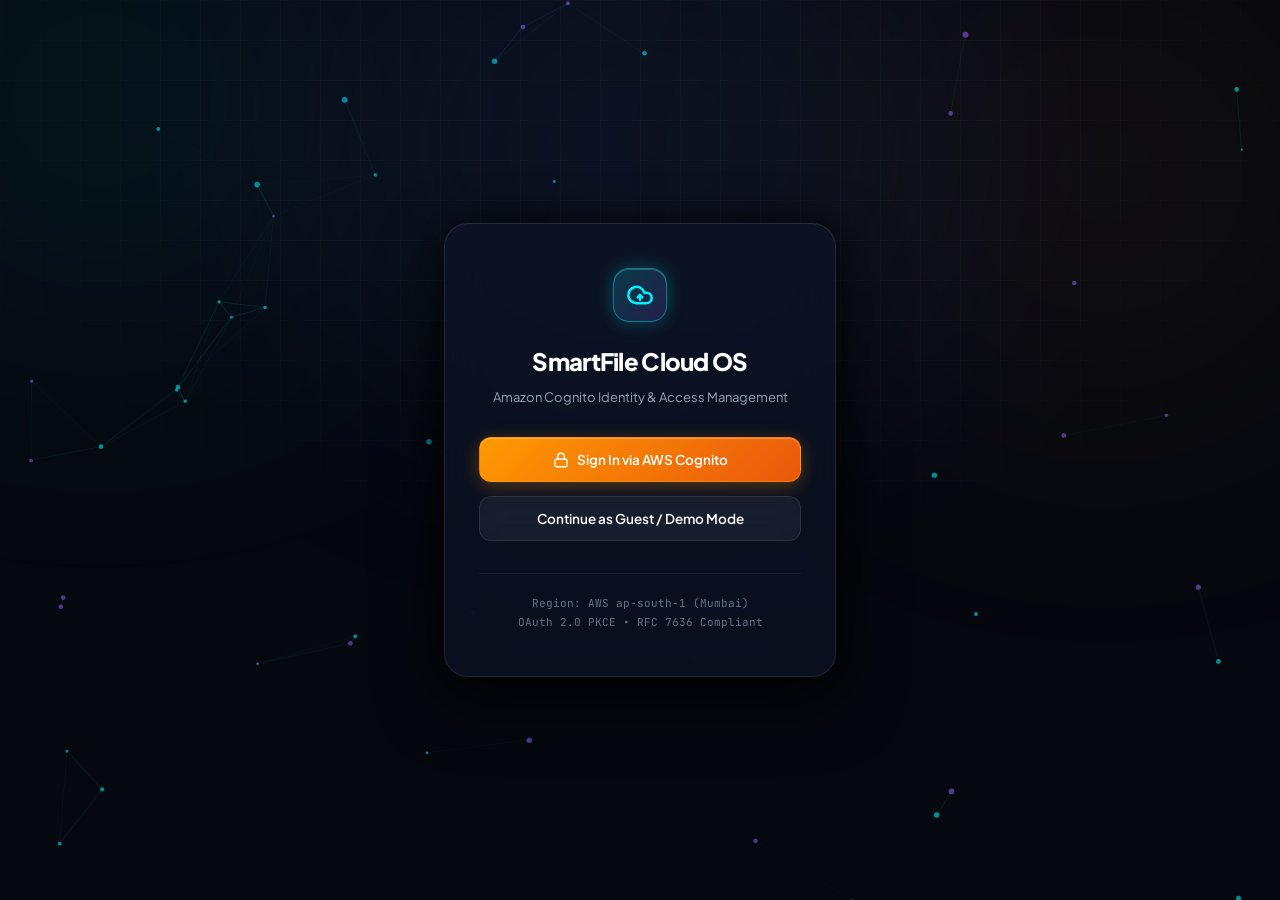
<file: login.html>
<!DOCTYPE html>
<html lang="en">
<head>
    <meta charset="UTF-8">
    <meta name="viewport" content="width=device-width, initial-scale=1.0">
    <title>Sign In — SmartFile Cloud OS</title>
    <link rel="stylesheet" href="css/main.css">
    <link rel="icon" href="data:image/svg+xml,<svg xmlns='http://www.w3.org/2000/svg' viewBox='0 0 24 24' fill='%2300f2fe'><path d='M20 6h-8l-2-2H4c-1.1 0-1.99.9-1.99 2L2 18c0 1.1.9 2 2 2h16c1.1 0 2-.9 2-2V8c0-1.1-.9-2-2-2zm0 12H4V8h16v10z'/></svg>">
</head>
<body style="display: flex; align-items: center; justify-content: center; min-height: 100vh;">

    <div class="cyber-grid-overlay"></div>
    <canvas id="bg-canvas"></canvas>
    <div class="ambient-glow glow-hero-center"></div>
    <div class="ambient-glow glow-top-left"></div>
    <div class="ambient-glow glow-top-right"></div>

    <div style="position: relative; z-index: 1; width: 100%; max-width: 440px; padding: 24px;">
        <div style="background: var(--glass-card); border: 1px solid var(--border-glass); border-radius: 24px; padding: 44px 34px; backdrop-filter: blur(24px); box-shadow: var(--shadow-lg), 0 0 40px rgba(0,0,0,0.6); text-align: center;">
            
            <div class="brand-emblem" style="width: 54px; height: 54px; margin: 0 auto 20px; border-radius: 16px;">
                <svg width="28" height="28" viewBox="0 0 24 24" fill="none" stroke="currentColor" stroke-width="2.2" stroke-linecap="round" stroke-linejoin="round">
                    <path d="M17.5 19H9a7 7 0 1 1 6.71-9h1.79a4.5 4.5 0 1 1 0 9Z"/>
                    <polyline points="12 12 12 16"/>
                    <polyline points="10 14 12 12 14 14"/>
                </svg>
            </div>

            <h2 style="font-size: 24px; font-weight: 800; color: var(--text-primary); letter-spacing: -0.03em; margin-bottom: 6px;">SmartFile Cloud OS</h2>
            <p style="font-size: 13px; color: var(--text-secondary); margin-bottom: 30px;">Amazon Cognito Identity & Access Management</p>

            <div style="display: flex; flex-direction: column; gap: 14px;">
                <button class="btn btn-aws" id="btn-login" style="width: 100%; padding: 13px;">
                    <svg width="16" height="16" viewBox="0 0 24 24" fill="none" stroke="currentColor" stroke-width="2.2">
                        <rect width="18" height="11" x="3" y="11" rx="2" ry="2"/>
                        <path d="M7 11V7a5 5 0 0 1 10 0v4"/>
                    </svg>
                    <span>Sign In via AWS Cognito</span>
                </button>
                <button class="btn btn-secondary" onclick="window.location.href='index.html'" style="width: 100%; padding: 13px;">
                    <span>Continue as Guest / Demo Mode</span>
                </button>
            </div>

            <div style="margin-top: 32px; font-size: 11px; color: var(--text-muted); font-family: var(--font-mono); line-height: 1.7; border-top: 1px solid var(--border-subtle); padding-top: 20px;">
                Region: AWS ap-south-1 (Mumbai)<br>
                OAuth 2.0 PKCE • RFC 7636 Compliant
            </div>
        </div>
    </div>

    <script src="js/particle-background.js"></script>
    <script src="js/telemetry-console.js"></script>
    <script src="js/pipeline-visualizer.js"></script>
    <script src="js/aws-service.js"></script>
    <script>
        document.getElementById('btn-login').addEventListener('click', () => {
            window.aws.initiateCognitoLogin();
        });
    </script>
</body>
</html>
</file>
<file: css/main.css>
/* ==============================================================================
   SMARTFILE CLOUD OS — AWWWARDS-LEVEL DESIGN SYSTEM & STYLESHEET
   Style: Obsidian Cyber-Glass / Atmospheric Spotlights / Precision Cloud HUD
   ============================================================================== */

@import url('https://fonts.googleapis.com/css2?family=JetBrains+Mono:wght@400;500;600;700&family=Plus+Jakarta+Sans:wght@300;400;500;600;700;800&display=swap');

:root {
    /* Core Obsidian Palette */
    --bg-base: #06080F;
    --bg-surface-1: #0A0F1D;
    --bg-surface-2: #0F172A;
    --bg-surface-3: #162038;
    
    /* Frosted Glass Layers */
    --glass-navbar: rgba(9, 14, 28, 0.78);
    --glass-card: rgba(13, 20, 39, 0.65);
    --glass-card-hover: rgba(19, 29, 56, 0.85);
    --glass-elevated: rgba(17, 26, 52, 0.9);

    /* Precision Borders */
    --border-subtle: rgba(255, 255, 255, 0.06);
    --border-glass: rgba(255, 255, 255, 0.1);
    --border-highlight: rgba(255, 255, 255, 0.2);
    --border-cyan-glow: rgba(0, 242, 254, 0.45);
    --border-aws-glow: rgba(255, 153, 0, 0.45);

    /* Text Hierarchy */
    --text-primary: #FFFFFF;
    --text-secondary: #94A3B8;
    --text-muted: #64748B;
    --text-dim: #475569;

    /* Signature AWS & Cyber Brand Accents */
    --aws-orange: #FF9900;
    --aws-orange-light: #FFB84D;
    --aws-orange-glow: rgba(255, 153, 0, 0.35);
    
    --cyan-neon: #00F2FE;
    --cyan-glow: rgba(0, 242, 254, 0.35);
    
    --violet-cyber: #8B5CF6;
    --violet-glow: rgba(139, 92, 246, 0.35);
    
    --emerald-success: #10B981;
    --emerald-glow: rgba(16, 185, 129, 0.35);
    
    --rose-danger: #F43F5E;
    --blue-accent: #38BDF8;

    /* Gradients */
    --grad-text-metallic: linear-gradient(180deg, #FFFFFF 0%, #E2E8F0 55%, #94A3B8 100%);
    --grad-text-cyan: linear-gradient(135deg, #00F2FE 0%, #38BDF8 60%, #818CF8 100%);
    --grad-text-aws: linear-gradient(135deg, #FFB84D 0%, #FF9900 50%, #FF6600 100%);
    --grad-btn-primary: linear-gradient(135deg, #00F2FE 0%, #0284C7 100%);
    --grad-btn-aws: linear-gradient(135deg, #FF9900 0%, #EA580C 100%);
    --grad-card-glow: linear-gradient(180deg, rgba(255, 255, 255, 0.05) 0%, rgba(255, 255, 255, 0.01) 100%);

    /* Typography */
    --font-sans: 'Plus Jakarta Sans', -apple-system, BlinkMacSystemFont, sans-serif;
    --font-mono: 'JetBrains Mono', monospace;

    /* Shadows */
    --shadow-sm: 0 4px 16px rgba(0, 0, 0, 0.3);
    --shadow-md: 0 12px 36px rgba(0, 0, 0, 0.45);
    --shadow-lg: 0 24px 64px rgba(0, 0, 0, 0.6);
    --shadow-neon-cyan: 0 0 30px rgba(0, 242, 254, 0.25);
    --shadow-neon-aws: 0 0 30px rgba(255, 153, 0, 0.25);

    /* Animation */
    --ease-out-expo: cubic-bezier(0.16, 1, 0.3, 1);
    --transition-fast: 0.18s var(--ease-out-expo);
    --transition-smooth: 0.32s var(--ease-out-expo);
}

/* ==============================================================================
   RESET & FOUNDATION
   ============================================================================== */
*, *::before, *::after {
    margin: 0;
    padding: 0;
    box-sizing: border-box;
}

html {
    scroll-behavior: smooth;
    color-scheme: dark;
}

body {
    background-color: var(--bg-base);
    color: var(--text-primary);
    font-family: var(--font-sans);
    line-height: 1.6;
    min-height: 100vh;
    overflow-x: hidden;
    position: relative;
    -webkit-font-smoothing: antialiased;
    -moz-osx-font-smoothing: grayscale;
}

/* Cyber Matrix Background Grid */
.cyber-grid-overlay {
    position: fixed;
    top: 0;
    left: 0;
    width: 100%;
    height: 100%;
    background-image: 
        linear-gradient(to right, rgba(255, 255, 255, 0.025) 1px, transparent 1px),
        linear-gradient(to bottom, rgba(255, 255, 255, 0.025) 1px, transparent 1px);
    background-size: 40px 40px;
    mask-image: radial-gradient(ellipse 80% 60% at 50% 15%, #000 35%, transparent 85%);
    -webkit-mask-image: radial-gradient(ellipse 80% 60% at 50% 15%, #000 35%, transparent 85%);
    pointer-events: none;
    z-index: 0;
}

/* Canvas Particle Constellation */
#bg-canvas {
    position: fixed;
    top: 0;
    left: 0;
    width: 100%;
    height: 100%;
    pointer-events: none;
    z-index: 0;
    opacity: 0.8;
}

/* Atmospheric Radiant Spotlights */
.ambient-glow {
    position: fixed;
    border-radius: 50%;
    filter: blur(140px);
    pointer-events: none;
    z-index: 0;
}

.glow-hero-center {
    top: -120px;
    left: 50%;
    transform: translateX(-50%);
    width: 780px;
    height: 520px;
    background: radial-gradient(ellipse at center, rgba(0, 242, 254, 0.14) 0%, rgba(139, 92, 246, 0.12) 50%, transparent 75%);
    opacity: 0.9;
}

.glow-top-left {
    top: -150px;
    left: -150px;
    width: 500px;
    height: 500px;
    background: radial-gradient(circle, rgba(0, 242, 254, 0.18), transparent 70%);
}

.glow-top-right {
    top: -100px;
    right: -100px;
    width: 550px;
    height: 550px;
    background: radial-gradient(circle, rgba(255, 153, 0, 0.12), transparent 70%);
}

.glow-bottom-center {
    bottom: -220px;
    left: 35%;
    width: 600px;
    height: 600px;
    background: radial-gradient(circle, rgba(139, 92, 246, 0.12), transparent 70%);
}

/* Master Layout Container */
.app-container {
    position: relative;
    z-index: 1;
    max-width: 1380px;
    margin: 0 auto;
    padding: 0 28px 90px;
}

/* ==============================================================================
   PRECISION FLOATING NAVBAR (AWWWARDS GRADE)
   ============================================================================== */
.navbar-wrapper {
    position: sticky;
    top: 20px;
    z-index: 100;
    margin-bottom: 40px;
}

.app-header {
    display: flex;
    align-items: center;
    justify-content: space-between;
    padding: 12px 20px;
    background: var(--glass-navbar);
    backdrop-filter: blur(24px) saturate(180%);
    -webkit-backdrop-filter: blur(24px) saturate(180%);
    border: 1px solid var(--border-glass);
    border-radius: 20px;
    box-shadow: 0 10px 40px rgba(0, 0, 0, 0.4), inset 0 1px 0 rgba(255, 255, 255, 0.1);
    transition: var(--transition-smooth);
    gap: 16px;
}

/* Brand Section */
.brand-section {
    display: flex;
    align-items: center;
    gap: 12px;
    flex-shrink: 0;
    text-decoration: none;
}

.brand-emblem {
    width: 40px;
    height: 40px;
    border-radius: 12px;
    background: linear-gradient(135deg, rgba(0, 242, 254, 0.18), rgba(139, 92, 246, 0.18));
    border: 1px solid rgba(0, 242, 254, 0.4);
    display: flex;
    align-items: center;
    justify-content: center;
    color: var(--cyan-neon);
    box-shadow: 0 0 18px rgba(0, 242, 254, 0.25), inset 0 1px 0 rgba(255, 255, 255, 0.2);
    transition: var(--transition-smooth);
}

.brand-section:hover .brand-emblem {
    transform: scale(1.05);
    border-color: var(--cyan-neon);
    box-shadow: 0 0 24px rgba(0, 242, 254, 0.4);
}

.brand-text-block {
    display: flex;
    align-items: center;
    gap: 8px;
}

.brand-name {
    font-size: 17px;
    font-weight: 700;
    letter-spacing: -0.025em;
    color: var(--text-primary);
}

.brand-badge {
    font-size: 10px;
    font-weight: 700;
    letter-spacing: 0.05em;
    padding: 2px 7px;
    background: rgba(255, 153, 0, 0.12);
    color: var(--aws-orange);
    border: 1px solid rgba(255, 153, 0, 0.3);
    border-radius: 6px;
    text-transform: uppercase;
}

/* Nav Links Island (Center) */
.nav-island {
    display: flex;
    align-items: center;
    gap: 4px;
    background: rgba(255, 255, 255, 0.03);
    border: 1px solid rgba(255, 255, 255, 0.06);
    border-radius: 100px;
    padding: 4px 6px;
}

.nav-item {
    color: var(--text-secondary);
    text-decoration: none;
    font-size: 13px;
    font-weight: 500;
    letter-spacing: -0.01em;
    padding: 6px 14px;
    border-radius: 100px;
    transition: var(--transition-fast);
    white-space: nowrap;
}

.nav-item:hover {
    color: var(--text-primary);
    background: rgba(255, 255, 255, 0.06);
}

.nav-item.active {
    color: #FFFFFF;
    background: rgba(255, 255, 255, 0.1);
    box-shadow: inset 0 1px 0 rgba(255, 255, 255, 0.15);
}

/* Header Action Controls (Right) */
.header-actions {
    display: flex;
    align-items: center;
    gap: 10px;
    flex-shrink: 0;
}

/* Live Cloud Pill */
.live-cloud-pill {
    display: inline-flex;
    align-items: center;
    gap: 8px;
    padding: 6px 12px;
    background: rgba(16, 185, 129, 0.08);
    border: 1px solid rgba(16, 185, 129, 0.25);
    border-radius: 100px;
    font-size: 12px;
    font-family: var(--font-mono);
    color: #A7F3D0;
    white-space: nowrap;
}

.pulsing-dot {
    width: 7px;
    height: 7px;
    background-color: var(--emerald-success);
    border-radius: 50%;
    box-shadow: 0 0 8px var(--emerald-success);
    position: relative;
}

.pulsing-dot::after {
    content: '';
    position: absolute;
    top: -3px;
    left: -3px;
    width: 13px;
    height: 13px;
    border-radius: 50%;
    border: 1.5px solid var(--emerald-success);
    opacity: 0.8;
    animation: radarPulse 2s ease-out infinite;
}

@keyframes radarPulse {
    0% { transform: scale(0.6); opacity: 1; }
    100% { transform: scale(2.2); opacity: 0; }
}

/* User Profile Badge (Authenticated) */
.user-profile-badge {
    display: none;
    align-items: center;
    gap: 8px;
    padding: 5px 12px;
    background: rgba(16, 185, 129, 0.1);
    border: 1px solid rgba(16, 185, 129, 0.3);
    border-radius: 100px;
    font-size: 12px;
    color: #A7F3D0;
    white-space: nowrap;
}

.user-avatar-circle {
    width: 20px;
    height: 20px;
    background: var(--emerald-success);
    color: #064E3B;
    border-radius: 50%;
    display: flex;
    align-items: center;
    justify-content: center;
    font-size: 10px;
    font-weight: 700;
}

/* ==============================================================================
   BUTTON DESIGN SYSTEM
   ============================================================================== */
.btn {
    display: inline-flex;
    align-items: center;
    justify-content: center;
    gap: 8px;
    padding: 9px 18px;
    font-size: 13.5px;
    font-weight: 600;
    font-family: var(--font-sans);
    border-radius: 12px;
    border: 1px solid transparent;
    cursor: pointer;
    text-decoration: none;
    white-space: nowrap;
    transition: var(--transition-smooth);
    user-select: none;
}

.btn-primary {
    background: var(--grad-btn-primary);
    color: #041226;
    border-color: rgba(0, 242, 254, 0.4);
    box-shadow: 0 4px 20px rgba(0, 242, 254, 0.3), inset 0 1px 0 rgba(255, 255, 255, 0.35);
}

.btn-primary:hover:not(:disabled) {
    transform: translateY(-2px);
    box-shadow: 0 8px 30px rgba(0, 242, 254, 0.5), inset 0 1px 0 rgba(255, 255, 255, 0.5);
    filter: brightness(1.08);
}

.btn-aws {
    background: var(--grad-btn-aws);
    color: #FFFFFF;
    border-color: rgba(255, 153, 0, 0.4);
    box-shadow: 0 4px 18px rgba(255, 153, 0, 0.3), inset 0 1px 0 rgba(255, 255, 255, 0.3);
}

.btn-aws:hover:not(:disabled) {
    transform: translateY(-2px);
    box-shadow: 0 8px 26px rgba(255, 153, 0, 0.45);
    filter: brightness(1.08);
}

.btn-secondary {
    background: rgba(255, 255, 255, 0.05);
    color: var(--text-primary);
    border: 1px solid var(--border-glass);
    backdrop-filter: blur(12px);
}

.btn-secondary:hover:not(:disabled) {
    background: rgba(255, 255, 255, 0.1);
    border-color: var(--border-highlight);
    transform: translateY(-2px);
}

.btn-icon-only {
    padding: 8px;
    width: 38px;
    height: 38px;
    border-radius: 10px;
    background: rgba(255, 255, 255, 0.05);
    border: 1px solid var(--border-glass);
    color: var(--text-secondary);
}

.btn-icon-only:hover {
    color: var(--text-primary);
    background: rgba(255, 255, 255, 0.12);
    border-color: var(--border-highlight);
}

.btn-sm {
    padding: 7px 14px;
    font-size: 12.5px;
    border-radius: 10px;
}

.btn:disabled {
    opacity: 0.45;
    cursor: not-allowed;
    transform: none !important;
}

/* ==============================================================================
   HERO SECTION (CINEMATIC & ULTRA-PRECISE)
   ============================================================================== */
.hero-section {
    text-align: center;
    padding: 40px 20px 50px;
    position: relative;
}

.hero-pill-badge {
    display: inline-flex;
    align-items: center;
    gap: 8px;
    padding: 6px 16px;
    background: rgba(255, 255, 255, 0.03);
    border: 1px solid rgba(255, 255, 255, 0.12);
    border-radius: 100px;
    font-size: 12.5px;
    font-weight: 500;
    color: #E2E8F0;
    margin-bottom: 28px;
    box-shadow: 0 0 24px rgba(0, 0, 0, 0.4), inset 0 1px 0 rgba(255, 255, 255, 0.1);
    backdrop-filter: blur(14px);
    transition: var(--transition-smooth);
}

.hero-pill-badge:hover {
    border-color: rgba(0, 242, 254, 0.4);
    box-shadow: 0 0 30px rgba(0, 242, 254, 0.2);
    transform: translateY(-1px);
}

.hero-pill-dot {
    width: 6px;
    height: 6px;
    border-radius: 50%;
    background: var(--cyan-neon);
    box-shadow: 0 0 8px var(--cyan-neon);
}

.hero-title {
    font-size: clamp(38px, 5.8vw, 68px);
    font-weight: 800;
    line-height: 1.1;
    letter-spacing: -0.04em;
    color: #FFFFFF;
    margin-bottom: 22px;
}

.gradient-text-metallic {
    background: var(--grad-text-metallic);
    -webkit-background-clip: text;
    -webkit-text-fill-color: transparent;
}

.gradient-text-cyan {
    background: var(--grad-text-cyan);
    -webkit-background-clip: text;
    -webkit-text-fill-color: transparent;
}

.gradient-text-aws {
    background: var(--grad-text-aws);
    -webkit-background-clip: text;
    -webkit-text-fill-color: transparent;
}

.hero-subtitle {
    font-size: clamp(16px, 1.8vw, 19px);
    color: var(--text-secondary);
    max-width: 740px;
    margin: 0 auto 36px;
    line-height: 1.7;
    font-weight: 400;
}

.hero-subtitle strong {
    color: #E2E8F0;
    font-weight: 600;
}

.hero-actions {
    display: flex;
    justify-content: center;
    align-items: center;
    gap: 14px;
    flex-wrap: wrap;
    margin-bottom: 50px;
}

/* High-Tech Metrics Ribbon */
.metrics-ribbon {
    display: grid;
    grid-template-columns: repeat(4, 1fr);
    gap: 16px;
    max-width: 1040px;
    margin: 0 auto;
}

.metric-card {
    background: var(--glass-card);
    border: 1px solid var(--border-glass);
    border-radius: 18px;
    padding: 22px 20px;
    text-align: center;
    backdrop-filter: blur(16px);
    position: relative;
    overflow: hidden;
    transition: var(--transition-smooth);
}

.metric-card::before {
    content: '';
    position: absolute;
    top: 0;
    left: 0;
    right: 0;
    height: 2px;
    background: linear-gradient(90deg, transparent, rgba(255, 255, 255, 0.2), transparent);
}

.metric-card.accent-cyan::before { background: linear-gradient(90deg, transparent, var(--cyan-neon), transparent); }
.metric-card.accent-violet::before { background: linear-gradient(90deg, transparent, var(--violet-cyber), transparent); }
.metric-card.accent-amber::before { background: linear-gradient(90deg, transparent, var(--aws-orange), transparent); }
.metric-card.accent-emerald::before { background: linear-gradient(90deg, transparent, var(--emerald-success), transparent); }

.metric-card:hover {
    transform: translateY(-4px);
    border-color: var(--border-highlight);
    background: var(--glass-card-hover);
    box-shadow: 0 16px 36px rgba(0, 0, 0, 0.4);
}

.metric-value {
    font-size: 28px;
    font-weight: 700;
    color: var(--text-primary);
    font-family: var(--font-mono);
    margin-bottom: 6px;
    letter-spacing: -0.02em;
}

.metric-label {
    font-size: 11.5px;
    font-weight: 600;
    color: var(--text-muted);
    text-transform: uppercase;
    letter-spacing: 0.06em;
}

/* ==============================================================================
   INTERACTIVE PIPELINE VISUALIZER (CIRCUIT BOARD THEME)
   ============================================================================== */
.pipeline-section {
    margin: 60px 0;
    background: var(--glass-card);
    border: 1px solid var(--border-glass);
    border-radius: 24px;
    padding: 34px 38px;
    backdrop-filter: blur(18px);
    box-shadow: var(--shadow-md);
    position: relative;
}

.section-header {
    display: flex;
    justify-content: space-between;
    align-items: center;
    margin-bottom: 30px;
    flex-wrap: wrap;
    gap: 16px;
}

.section-title-wrap h3 {
    font-size: 20px;
    font-weight: 700;
    letter-spacing: -0.02em;
    color: var(--text-primary);
    display: flex;
    align-items: center;
    gap: 10px;
}

.section-title-wrap p {
    font-size: 13px;
    color: var(--text-secondary);
    margin-top: 4px;
}

.pipeline-track {
    display: flex;
    align-items: center;
    justify-content: space-between;
    gap: 10px;
    overflow-x: auto;
    padding: 16px 4px;
}

.pipeline-node {
    flex: 1;
    min-width: 180px;
    background: rgba(10, 15, 29, 0.9);
    border: 1px solid var(--border-glass);
    border-radius: 18px;
    padding: 22px 16px;
    text-align: center;
    cursor: pointer;
    position: relative;
    transition: var(--transition-smooth);
}

.pipeline-node:hover {
    transform: translateY(-4px);
    border-color: var(--border-highlight);
    background: rgba(18, 27, 52, 0.95);
    box-shadow: 0 12px 28px rgba(0, 0, 0, 0.35);
}

.node-icon-wrapper {
    position: relative;
    width: 50px;
    height: 50px;
    margin: 0 auto 14px;
    display: flex;
    align-items: center;
    justify-content: center;
}

.node-icon {
    width: 50px;
    height: 50px;
    border-radius: 14px;
    background: rgba(255, 255, 255, 0.04);
    border: 1px solid var(--border-glass);
    display: flex;
    align-items: center;
    justify-content: center;
    color: var(--text-secondary);
    transition: var(--transition-smooth);
}

.node-tag {
    font-size: 10px;
    font-weight: 700;
    color: var(--text-muted);
    text-transform: uppercase;
    letter-spacing: 0.06em;
    margin-bottom: 4px;
}

.node-title {
    font-size: 14.5px;
    font-weight: 700;
    color: var(--text-primary);
    margin-bottom: 6px;
}

.node-status {
    display: block;
    font-size: 12px;
    font-weight: 500;
    color: var(--text-secondary);
}

.node-latency {
    display: none;
    font-size: 11px;
    font-family: var(--font-mono);
    color: var(--cyan-neon);
    margin-top: 4px;
}

/* Stepper Node States */
.pipeline-node.active {
    border-color: var(--cyan-neon);
    box-shadow: 0 0 28px var(--cyan-glow);
}

.pipeline-node.active .node-icon {
    background: rgba(0, 242, 254, 0.18);
    border-color: var(--cyan-neon);
    color: var(--cyan-neon);
    animation: nodePulse 1.2s infinite;
}

.pipeline-node.active .node-status {
    color: var(--cyan-neon);
}

.pipeline-node.success {
    border-color: var(--emerald-success);
    box-shadow: 0 0 24px var(--emerald-glow);
}

.pipeline-node.success .node-icon {
    background: rgba(16, 185, 129, 0.18);
    border-color: var(--emerald-success);
    color: var(--emerald-success);
}

.pipeline-node.success .node-status {
    color: var(--emerald-success);
}

.pipeline-node.error {
    border-color: var(--rose-danger);
}

.pipeline-node.error .node-icon {
    background: rgba(244, 63, 94, 0.2);
    border-color: var(--rose-danger);
    color: var(--rose-danger);
}

/* Flowing Conduits / Connectors */
.pipeline-connector {
    width: 32px;
    height: 4px;
    position: relative;
    background: rgba(255, 255, 255, 0.08);
    border-radius: 4px;
    overflow: hidden;
}

.connector-pulse {
    position: absolute;
    top: 0;
    left: -100%;
    width: 100%;
    height: 100%;
    background: linear-gradient(90deg, transparent, var(--cyan-neon), transparent);
}

.pipeline-connector.flowing .connector-pulse {
    animation: streamFlow 0.8s linear infinite;
}

.pipeline-connector.completed {
    background: var(--emerald-success);
    box-shadow: 0 0 8px var(--emerald-success);
}

@keyframes streamFlow {
    0% { left: -100%; }
    100% { left: 100%; }
}

@keyframes nodePulse {
    0% { transform: scale(0.96); box-shadow: 0 0 0 0 rgba(0, 242, 254, 0.5); }
    70% { transform: scale(1.04); box-shadow: 0 0 0 10px rgba(0, 242, 254, 0); }
    100% { transform: scale(0.96); box-shadow: 0 0 0 0 rgba(0, 242, 254, 0); }
}

/* ==============================================================================
   FILE INGESTION & DROPZONE SECTION
   ============================================================================== */
.upload-grid {
    display: grid;
    grid-template-columns: 1.15fr 1fr;
    gap: 30px;
    margin: 40px 0;
}

.dropzone-box {
    background: var(--glass-card);
    border: 2px dashed rgba(255, 255, 255, 0.14);
    border-radius: 24px;
    padding: 50px 36px;
    text-align: center;
    cursor: pointer;
    transition: var(--transition-smooth);
    display: flex;
    flex-direction: column;
    justify-content: center;
    align-items: center;
    position: relative;
    backdrop-filter: blur(16px);
    overflow: hidden;
}

.dropzone-box:hover, .dropzone-box.drag-active {
    border-color: var(--cyan-neon);
    background: rgba(0, 242, 254, 0.03);
    box-shadow: 0 0 40px rgba(0, 242, 254, 0.18);
    transform: translateY(-2px);
}

.radar-target {
    position: relative;
    width: 80px;
    height: 80px;
    border-radius: 50%;
    background: linear-gradient(135deg, rgba(0, 242, 254, 0.12), rgba(139, 92, 246, 0.12));
    border: 1px solid rgba(0, 242, 254, 0.3);
    display: flex;
    align-items: center;
    justify-content: center;
    color: var(--cyan-neon);
    margin-bottom: 22px;
    box-shadow: 0 0 30px rgba(0, 242, 254, 0.15);
}

.radar-target::before {
    content: '';
    position: absolute;
    width: 100px;
    height: 100px;
    border-radius: 50%;
    border: 1px dashed rgba(0, 242, 254, 0.2);
    animation: rotateSlow 20s linear infinite;
}

@keyframes rotateSlow {
    from { transform: rotate(0deg); }
    to { transform: rotate(360deg); }
}

.drop-title {
    font-size: 19px;
    font-weight: 700;
    color: var(--text-primary);
    margin-bottom: 8px;
}

.drop-subtitle {
    font-size: 13.5px;
    color: var(--text-secondary);
    margin-bottom: 22px;
    max-width: 340px;
}

.file-specs-pill {
    display: inline-flex;
    align-items: center;
    gap: 6px;
    font-size: 11px;
    font-family: var(--font-mono);
    color: var(--text-muted);
    padding: 5px 14px;
    background: rgba(255, 255, 255, 0.04);
    border: 1px solid rgba(255, 255, 255, 0.06);
    border-radius: 100px;
}

/* File Preview Card (Inside Dropzone) */
.file-preview-card {
    display: none;
    width: 100%;
    flex-direction: column;
    align-items: center;
    gap: 16px;
}

.file-preview-icon {
    width: 66px;
    height: 66px;
    border-radius: 16px;
    background: rgba(0, 242, 254, 0.12);
    border: 1px solid var(--cyan-neon);
    display: flex;
    align-items: center;
    justify-content: center;
    color: var(--cyan-neon);
    box-shadow: 0 0 20px var(--cyan-glow);
}

.preview-name {
    font-size: 16px;
    font-weight: 700;
    color: var(--text-primary);
    word-break: break-all;
    margin-bottom: 4px;
}

.preview-meta {
    font-size: 13px;
    color: var(--text-secondary);
    font-family: var(--font-mono);
}

.preview-hash {
    font-size: 11px;
    color: var(--cyan-neon);
    font-family: var(--font-mono);
    margin-top: 6px;
    background: rgba(0, 242, 254, 0.08);
    border: 1px solid rgba(0, 242, 254, 0.2);
    padding: 3px 12px;
    border-radius: 6px;
}

/* Architecture Specs Side Panel */
.upload-controls-panel {
    background: var(--glass-card);
    border: 1px solid var(--border-glass);
    border-radius: 24px;
    padding: 34px;
    backdrop-filter: blur(16px);
    display: flex;
    flex-direction: column;
    justify-content: space-between;
}

.panel-header h3 {
    font-size: 18px;
    font-weight: 700;
    color: var(--text-primary);
    margin-bottom: 6px;
}

.panel-header p {
    font-size: 13px;
    color: var(--text-secondary);
    line-height: 1.6;
}

.architecture-bullet-list {
    margin: 24px 0;
    display: flex;
    flex-direction: column;
    gap: 14px;
}

.bullet-item {
    display: flex;
    align-items: flex-start;
    gap: 12px;
    font-size: 13px;
    color: var(--text-secondary);
}

.bullet-icon {
    width: 20px;
    height: 20px;
    border-radius: 6px;
    background: rgba(0, 242, 254, 0.12);
    border: 1px solid rgba(0, 242, 254, 0.3);
    color: var(--cyan-neon);
    display: flex;
    align-items: center;
    justify-content: center;
    flex-shrink: 0;
    font-size: 11px;
    margin-top: 2px;
}

/* Upload Progress Box */
.upload-progress-box {
    display: none;
    margin-top: 18px;
    background: rgba(10, 15, 29, 0.95);
    border: 1px solid var(--border-glass);
    border-radius: 14px;
    padding: 18px;
}

.progress-header {
    display: flex;
    justify-content: space-between;
    font-size: 13px;
    font-weight: 600;
    margin-bottom: 10px;
}

.progress-bar-track {
    width: 100%;
    height: 8px;
    background: rgba(255, 255, 255, 0.08);
    border-radius: 100px;
    overflow: hidden;
    position: relative;
}

.progress-bar-fill {
    width: 0%;
    height: 100%;
    background: linear-gradient(90deg, #00F2FE, #38BDF8, #8B5CF6);
    border-radius: 100px;
    transition: width 0.18s ease-out;
    box-shadow: 0 0 16px rgba(0, 242, 254, 0.6);
}

.panel-cta-buttons {
    display: flex;
    gap: 12px;
    margin-top: 24px;
}

/* ==============================================================================
   CLOUDWATCH HUD / TERMINAL (RAYCAST & MACOS STYLE)
   ============================================================================== */
.telemetry-section {
    margin: 50px 0;
    background: #080D1A;
    border: 1px solid rgba(0, 242, 254, 0.22);
    border-radius: 20px;
    overflow: hidden;
    box-shadow: var(--shadow-md), 0 0 35px rgba(0, 242, 254, 0.08);
}

.terminal-header {
    display: flex;
    justify-content: space-between;
    align-items: center;
    padding: 14px 20px;
    background: #0D152A;
    border-bottom: 1px solid rgba(255, 255, 255, 0.08);
}

.terminal-dots {
    display: flex;
    align-items: center;
    gap: 8px;
}

.tdot {
    width: 11px;
    height: 11px;
    border-radius: 50%;
}

.tdot-red { background: #EF4444; }
.tdot-yellow { background: #F59E0B; }
.tdot-green { background: #10B981; }

.terminal-title {
    font-size: 12px;
    font-family: var(--font-mono);
    color: var(--text-secondary);
    letter-spacing: 0.04em;
    margin-left: 8px;
}

.terminal-actions {
    display: flex;
    align-items: center;
    gap: 10px;
}

.terminal-select {
    background: rgba(255, 255, 255, 0.06);
    border: 1px solid var(--border-glass);
    color: var(--text-secondary);
    font-size: 11.5px;
    font-family: var(--font-mono);
    border-radius: 8px;
    padding: 5px 10px;
    cursor: pointer;
    outline: none;
    transition: var(--transition-fast);
}

.terminal-select:hover, .terminal-select:focus {
    border-color: var(--cyan-neon);
    color: var(--text-primary);
}

.terminal-btn {
    background: transparent;
    border: 1px solid var(--border-glass);
    color: var(--text-secondary);
    font-size: 11.5px;
    font-family: var(--font-mono);
    border-radius: 8px;
    padding: 5px 12px;
    cursor: pointer;
    display: inline-flex;
    align-items: center;
    gap: 6px;
    transition: var(--transition-fast);
}

.terminal-btn:hover {
    color: var(--text-primary);
    border-color: var(--border-highlight);
    background: rgba(255, 255, 255, 0.05);
}

.terminal-body {
    height: 250px;
    overflow-y: auto;
    padding: 18px 22px;
    font-family: var(--font-mono);
    font-size: 12px;
    line-height: 1.85;
}

.log-row {
    display: flex;
    align-items: flex-start;
    gap: 12px;
    margin-bottom: 6px;
    word-break: break-all;
}

.log-time {
    color: var(--text-muted);
    font-size: 11px;
    flex-shrink: 0;
}

.log-badge {
    padding: 1px 7px;
    border-radius: 5px;
    font-size: 10px;
    font-weight: 700;
    flex-shrink: 0;
}

.badge-cognito { background: rgba(139, 92, 246, 0.2); color: #C4B5FD; border: 1px solid rgba(139, 92, 246, 0.4); }
.badge-gateway { background: rgba(0, 242, 254, 0.15); color: #67E8F9; border: 1px solid rgba(0, 242, 254, 0.35); }
.badge-s3 { background: rgba(255, 153, 0, 0.2); color: #FCD34D; border: 1px solid rgba(255, 153, 0, 0.4); }
.badge-lambda { background: rgba(16, 185, 129, 0.2); color: #6EE7B7; border: 1px solid rgba(16, 185, 129, 0.4); }
.badge-dynamo { background: rgba(56, 189, 248, 0.2); color: #93C5FD; border: 1px solid rgba(56, 189, 248, 0.4); }
.badge-sns { background: rgba(236, 72, 153, 0.2); color: #F472B6; border: 1px solid rgba(236, 72, 153, 0.4); }
.badge-ec2 { background: rgba(245, 158, 11, 0.2); color: #FDE68A; border: 1px solid rgba(245, 158, 11, 0.4); }
.badge-general { background: rgba(255, 255, 255, 0.1); color: var(--text-secondary); }

.log-msg { color: #E2E8F0; }
.log-success .log-msg { color: #A7F3D0; }
.log-aws .log-msg { color: #FED7AA; }
.log-warning .log-msg { color: #FEF08A; }
.log-error .log-msg { color: #FCA5A5; }

.log-meta {
    background: rgba(0, 0, 0, 0.45);
    border: 1px solid rgba(255, 255, 255, 0.08);
    border-radius: 8px;
    padding: 10px 14px;
    margin-top: 5px;
    font-size: 11px;
    color: #CBD5E1;
    white-space: pre-wrap;
    width: 100%;
}

.log-empty-state {
    display: flex;
    align-items: center;
    gap: 8px;
    color: var(--text-muted);
    font-style: italic;
    padding: 24px 0;
}

/* ==============================================================================
   FILES REGISTRY / DATA GRID
   ============================================================================== */
.files-section {
    margin: 50px 0;
    background: var(--glass-card);
    border: 1px solid var(--border-glass);
    border-radius: 24px;
    padding: 34px;
    backdrop-filter: blur(18px);
    box-shadow: var(--shadow-md);
}

.table-toolbar {
    display: flex;
    justify-content: space-between;
    align-items: center;
    gap: 16px;
    margin-bottom: 24px;
    flex-wrap: wrap;
}

.filter-pills-group {
    display: flex;
    gap: 8px;
    flex-wrap: wrap;
}

.filter-pill {
    padding: 6px 14px;
    background: rgba(255, 255, 255, 0.04);
    border: 1px solid var(--border-glass);
    border-radius: 100px;
    font-size: 12px;
    font-weight: 600;
    color: var(--text-secondary);
    cursor: pointer;
    transition: var(--transition-fast);
}

.filter-pill:hover, .filter-pill.active {
    background: rgba(0, 242, 254, 0.12);
    color: var(--cyan-neon);
    border-color: rgba(0, 242, 254, 0.4);
}

.search-input-wrapper {
    position: relative;
    min-width: 270px;
}

.search-input-wrapper input {
    width: 100%;
    padding: 9px 14px 9px 38px;
    background: rgba(10, 15, 29, 0.85);
    border: 1px solid var(--border-glass);
    border-radius: 12px;
    color: var(--text-primary);
    font-size: 13px;
    outline: none;
    transition: var(--transition-fast);
}

.search-input-wrapper input:focus {
    border-color: var(--cyan-neon);
    box-shadow: 0 0 14px var(--cyan-glow);
}

.search-icon {
    position: absolute;
    left: 12px;
    top: 50%;
    transform: translateY(-50%);
    color: var(--text-muted);
}

/* Custom Data Table */
.table-responsive {
    overflow-x: auto;
}

.custom-table {
    width: 100%;
    border-collapse: collapse;
    text-align: left;
    font-size: 13px;
}

.custom-table th {
    padding: 14px 18px;
    font-size: 11px;
    font-weight: 700;
    text-transform: uppercase;
    letter-spacing: 0.06em;
    color: var(--text-muted);
    border-bottom: 1px solid var(--border-glass);
}

.custom-table td {
    padding: 16px 18px;
    border-bottom: 1px solid rgba(255, 255, 255, 0.04);
    vertical-align: middle;
}

.file-table-row {
    cursor: pointer;
    transition: var(--transition-fast);
}

.file-table-row:hover {
    background: rgba(255, 255, 255, 0.035);
}

.file-name-cell {
    display: flex;
    align-items: center;
    gap: 12px;
}

.file-type-icon {
    width: 38px;
    height: 38px;
    border-radius: 10px;
    background: rgba(255, 255, 255, 0.05);
    border: 1px solid var(--border-glass);
    display: flex;
    align-items: center;
    justify-content: center;
    color: var(--cyan-neon);
}

.file-name-meta {
    display: flex;
    flex-direction: column;
}

.file-primary-name {
    font-weight: 600;
    color: var(--text-primary);
}

.file-hash-sub {
    font-size: 11px;
    color: var(--text-muted);
    font-family: var(--font-mono);
}

.category-badge {
    padding: 4px 10px;
    border-radius: 6px;
    font-size: 11px;
    font-weight: 700;
    text-transform: uppercase;
    letter-spacing: 0.04em;
}

.cat-image { background: rgba(139, 92, 246, 0.15); color: #C4B5FD; }
.cat-document { background: rgba(56, 189, 248, 0.15); color: #93C5FD; }
.cat-code { background: rgba(16, 185, 129, 0.15); color: #6EE7B7; }
.cat-archive { background: rgba(245, 158, 11, 0.15); color: #FDE68A; }
.cat-data { background: rgba(236, 72, 153, 0.15); color: #F472B6; }

.status-badge {
    display: inline-flex;
    align-items: center;
    gap: 6px;
    font-size: 12px;
    font-weight: 600;
}

.status-success { color: var(--emerald-success); }
.status-dot {
    width: 6px;
    height: 6px;
    border-radius: 50%;
    background-color: currentColor;
}

.latency-cell {
    font-family: var(--font-mono);
    color: var(--cyan-neon);
}

.action-cell-buttons {
    display: flex;
    align-items: center;
    gap: 8px;
}

.btn-action-icon {
    width: 32px;
    height: 32px;
    border-radius: 8px;
    background: rgba(255, 255, 255, 0.04);
    border: 1px solid var(--border-glass);
    color: var(--text-secondary);
    display: flex;
    align-items: center;
    justify-content: center;
    cursor: pointer;
    transition: var(--transition-fast);
}

.btn-action-icon:hover {
    color: var(--text-primary);
    border-color: var(--border-highlight);
    background: rgba(255, 255, 255, 0.1);
}

.btn-delete:hover {
    color: var(--rose-danger);
    border-color: rgba(244, 63, 94, 0.4);
    background: rgba(244, 63, 94, 0.12);
}

/* ==============================================================================
   MODALS & DIALOGS
   ============================================================================== */
.modal-overlay {
    position: fixed;
    top: 0;
    left: 0;
    width: 100%;
    height: 100%;
    background: rgba(4, 7, 16, 0.88);
    backdrop-filter: blur(16px);
    -webkit-backdrop-filter: blur(16px);
    z-index: 1000;
    display: none;
    align-items: center;
    justify-content: center;
    padding: 24px;
}

.modal-overlay.open {
    display: flex;
    animation: modalScaleIn 0.26s var(--ease-out-expo);
}

@keyframes modalScaleIn {
    from { opacity: 0; transform: scale(0.95); }
    to { opacity: 1; transform: scale(1); }
}

.modal-window {
    background: #0D1426;
    border: 1px solid var(--border-glass);
    border-radius: 24px;
    width: 100%;
    max-width: 680px;
    max-height: 90vh;
    overflow-y: auto;
    box-shadow: var(--shadow-lg), 0 0 50px rgba(0, 0, 0, 0.8);
    position: relative;
}

.modal-window.modal-wide {
    max-width: 880px;
}

.modal-header {
    display: flex;
    justify-content: space-between;
    align-items: center;
    padding: 22px 28px;
    border-bottom: 1px solid var(--border-glass);
}

.modal-title {
    font-size: 18.5px;
    font-weight: 700;
    color: var(--text-primary);
    display: flex;
    align-items: center;
    gap: 10px;
}

.modal-close-btn {
    width: 32px;
    height: 32px;
    border-radius: 50%;
    background: rgba(255, 255, 255, 0.05);
    border: 1px solid var(--border-glass);
    color: var(--text-secondary);
    display: flex;
    align-items: center;
    justify-content: center;
    cursor: pointer;
    font-size: 16px;
    transition: var(--transition-fast);
}

.modal-close-btn:hover {
    color: var(--text-primary);
    background: rgba(255, 255, 255, 0.15);
}

.modal-body {
    padding: 28px;
}

.modal-footer {
    display: flex;
    justify-content: flex-end;
    gap: 12px;
    padding: 18px 28px;
    border-top: 1px solid var(--border-glass);
}

/* Modal Form Controls */
.form-group {
    margin-bottom: 20px;
}

.form-label {
    display: block;
    font-size: 13px;
    font-weight: 600;
    color: var(--text-secondary);
    margin-bottom: 8px;
}

.form-input {
    width: 100%;
    padding: 11px 14px;
    background: rgba(10, 15, 29, 0.9);
    border: 1px solid var(--border-glass);
    border-radius: 10px;
    color: var(--text-primary);
    font-size: 13px;
    font-family: var(--font-mono);
    outline: none;
    transition: var(--transition-fast);
}

.form-input:focus {
    border-color: var(--cyan-neon);
    box-shadow: 0 0 14px var(--cyan-glow);
}

.form-checkbox-label {
    display: flex;
    align-items: flex-start;
    gap: 12px;
    font-size: 13.5px;
    color: var(--text-primary);
    cursor: pointer;
    line-height: 1.5;
}

.viva-box {
    background: rgba(139, 92, 246, 0.08);
    border: 1px solid rgba(139, 92, 246, 0.3);
    border-radius: 14px;
    padding: 18px 22px;
    margin-top: 20px;
    font-size: 13px;
    line-height: 1.65;
    color: #DDD6FE;
}

.inspect-grid {
    display: grid;
    grid-template-columns: 150px 1fr;
    gap: 12px 18px;
    font-size: 13px;
    margin-bottom: 24px;
}

.inspect-key {
    color: var(--text-muted);
    font-weight: 600;
}

.inspect-val {
    color: var(--text-primary);
    font-family: var(--font-mono);
    word-break: break-all;
}

/* Toast Notifications */
#toast-container {
    position: fixed;
    bottom: 24px;
    right: 24px;
    z-index: 2000;
    display: flex;
    flex-direction: column;
    gap: 10px;
}

.smart-toast {
    background: #0F172A;
    border: 1px solid var(--border-glass);
    border-radius: 14px;
    padding: 14px 18px;
    min-width: 320px;
    max-width: 440px;
    box-shadow: var(--shadow-lg);
    display: flex;
    justify-content: space-between;
    align-items: flex-start;
    animation: toastSlideIn 0.25s var(--ease-out-expo);
}

.toast-success { border-color: var(--emerald-success); }
.toast-warning { border-color: var(--aws-orange); }
.toast-error { border-color: var(--rose-danger); }

.toast-content strong {
    display: block;
    font-size: 14px;
    color: var(--text-primary);
    margin-bottom: 2px;
}

.toast-content p {
    font-size: 12px;
    color: var(--text-secondary);
}

.toast-close {
    background: transparent;
    border: none;
    color: var(--text-muted);
    cursor: pointer;
    font-size: 16px;
    margin-left: 12px;
}

@keyframes toastSlideIn {
    from { opacity: 0; transform: translateY(20px); }
    to { opacity: 1; transform: translateY(0); }
}

/* Spinner */
.spinner {
    width: 16px;
    height: 16px;
    border: 2px solid rgba(255, 255, 255, 0.25);
    border-top-color: #FFFFFF;
    border-radius: 50%;
    animation: spin 0.7s linear infinite;
    display: inline-block;
}

@keyframes spin {
    to { transform: rotate(360deg); }
}

/* ==============================================================================
   RESPONSIVE DESIGN (MOBILE & TABLET)
   ============================================================================== */
@media (max-width: 1100px) {
    .nav-island {
        display: none;
    }
}

@media (max-width: 992px) {
    .upload-grid {
        grid-template-columns: 1fr;
    }
    .metrics-ribbon {
        grid-template-columns: repeat(2, 1fr);
    }
}

@media (max-width: 768px) {
    .app-header {
        flex-wrap: wrap;
    }
    .header-actions {
        width: 100%;
        justify-content: space-between;
        margin-top: 8px;
    }
    .pipeline-track {
        flex-direction: column;
    }
    .pipeline-connector {
        width: 4px;
        height: 24px;
    }
    .pipeline-node {
        width: 100%;
    }
}
</file>
